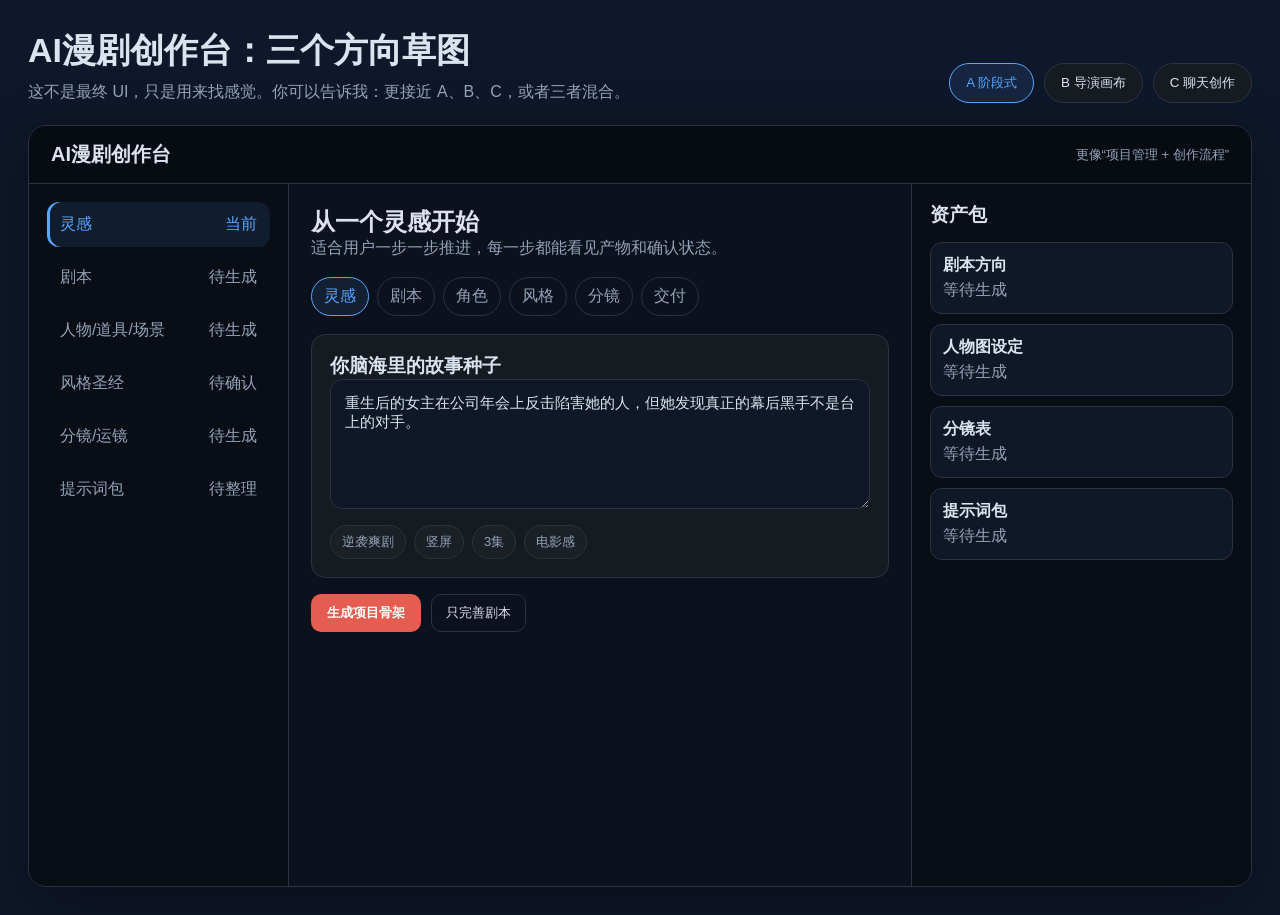
<file: mockups/comic-studio-directions.html>
<!doctype html>
<html lang="zh-CN">
<head>
  <meta charset="utf-8">
  <meta name="viewport" content="width=device-width, initial-scale=1">
  <title>AI漫剧创作台方向草图</title>
  <style>
    :root {
      --bg: #0f172a;
      --panel: #161b22;
      --panel2: #101827;
      --line: #2b3342;
      --text: #dbe3ee;
      --muted: #94a3b8;
      --blue: #58a6ff;
      --red: #e55c50;
      --green: #3fb950;
      --radius: 14px;
      font-family: "Microsoft YaHei", "PingFang SC", Arial, sans-serif;
    }
    * { box-sizing: border-box; }
    body {
      margin: 0;
      background: var(--bg);
      color: var(--text);
      padding: 28px;
    }
    h1, h2, h3, p { margin: 0; }
    .page { max-width: 1480px; margin: 0 auto; }
    .head {
      display: flex;
      align-items: flex-end;
      justify-content: space-between;
      margin-bottom: 22px;
      gap: 24px;
    }
    .head h1 { font-size: 34px; letter-spacing: 0; }
    .head p { color: var(--muted); margin-top: 8px; }
    .switcher { display: flex; gap: 10px; flex-wrap: wrap; }
    .switcher button {
      border: 1px solid var(--line);
      background: var(--panel);
      color: var(--text);
      padding: 10px 16px;
      border-radius: 999px;
      cursor: pointer;
    }
    .switcher button.active {
      border-color: var(--blue);
      color: var(--blue);
      background: rgba(88, 166, 255, .1);
    }
    .mock {
      display: none;
      border: 1px solid var(--line);
      border-radius: 18px;
      background: #0b111d;
      min-height: 760px;
      overflow: hidden;
      box-shadow: 0 20px 60px rgba(0,0,0,.35);
    }
    .mock.active { display: block; }
    .bar {
      height: 58px;
      border-bottom: 1px solid var(--line);
      display: flex;
      align-items: center;
      justify-content: space-between;
      padding: 0 22px;
      background: #070b12;
    }
    .brand { font-weight: 800; font-size: 20px; }
    .bar span { color: var(--muted); font-size: 13px; }
    .pill {
      display: inline-flex;
      align-items: center;
      justify-content: center;
      border: 1px solid var(--line);
      color: var(--muted);
      border-radius: 999px;
      padding: 7px 11px;
      font-size: 13px;
      background: rgba(255,255,255,.02);
    }
    .btn {
      border: 0;
      background: var(--red);
      color: white;
      padding: 10px 16px;
      border-radius: 10px;
      font-weight: 700;
    }
    .ghost {
      border: 1px solid var(--line);
      background: transparent;
      color: var(--text);
      padding: 9px 14px;
      border-radius: 10px;
    }
    .card {
      background: var(--panel);
      border: 1px solid var(--line);
      border-radius: var(--radius);
      padding: 18px;
    }
    .muted { color: var(--muted); }
    .grid-a {
      display: grid;
      grid-template-columns: 260px 1fr 340px;
      min-height: 702px;
    }
    .left, .right {
      border-right: 1px solid var(--line);
      padding: 18px;
      background: #080d16;
    }
    .right { border-right: 0; border-left: 1px solid var(--line); }
    .nav-item {
      display: flex;
      justify-content: space-between;
      align-items: center;
      padding: 12px 13px;
      border-radius: 12px;
      color: var(--muted);
      margin-bottom: 8px;
    }
    .nav-item.active {
      color: var(--blue);
      background: rgba(88,166,255,.1);
      box-shadow: inset 3px 0 0 var(--blue);
    }
    .main-a { padding: 22px; }
    .stage-row { display: flex; gap: 8px; margin: 18px 0; flex-wrap: wrap; }
    .stage-row span { padding: 8px 12px; border-radius: 999px; border: 1px solid var(--line); color: var(--muted); }
    .stage-row span.active { color: var(--blue); border-color: var(--blue); background: rgba(88,166,255,.1); }
    .idea-box textarea {
      width: 100%;
      min-height: 130px;
      background: var(--panel2);
      border: 1px solid var(--line);
      color: var(--text);
      border-radius: 12px;
      padding: 14px;
      font-size: 15px;
      resize: vertical;
    }
    .chips { display: flex; flex-wrap: wrap; gap: 8px; margin-top: 12px; }
    .asset-list { display: grid; gap: 10px; margin-top: 14px; }
    .asset { padding: 12px; border: 1px solid var(--line); border-radius: 12px; background: var(--panel2); }
    .asset strong { display: block; margin-bottom: 4px; }
    .grid-b {
      display: grid;
      grid-template-columns: 300px 1fr 330px;
      min-height: 702px;
    }
    .canvas {
      padding: 20px;
      background:
        linear-gradient(rgba(255,255,255,.03) 1px, transparent 1px),
        linear-gradient(90deg, rgba(255,255,255,.03) 1px, transparent 1px),
        #0c1320;
      background-size: 24px 24px;
      position: relative;
    }
    .board-title { display: flex; justify-content: space-between; margin-bottom: 16px; }
    .flow {
      display: grid;
      grid-template-columns: repeat(3, 1fr);
      gap: 16px;
    }
    .node {
      min-height: 150px;
      border: 1px solid var(--line);
      background: rgba(22,27,34,.94);
      border-radius: 16px;
      padding: 16px;
    }
    .node h3 { margin-bottom: 10px; }
    .thumb {
      height: 72px;
      border-radius: 12px;
      background: linear-gradient(135deg, #1d2b42, #3b1d2e);
      border: 1px solid rgba(255,255,255,.08);
      margin-top: 12px;
    }
    .grid-c {
      display: grid;
      grid-template-columns: 320px 1fr;
      min-height: 702px;
    }
    .chat {
      display: flex;
      flex-direction: column;
      padding: 24px;
      gap: 16px;
    }
    .bubble {
      max-width: 760px;
      border: 1px solid var(--line);
      border-radius: 16px;
      padding: 16px;
      background: var(--panel);
    }
    .bubble.user { align-self: flex-end; background: rgba(88,166,255,.1); border-color: rgba(88,166,255,.4); }
    .composer {
      margin-top: auto;
      border: 1px solid var(--line);
      background: var(--panel2);
      border-radius: 16px;
      padding: 14px;
      display: flex;
      gap: 12px;
    }
    .composer input {
      flex: 1;
      background: transparent;
      border: 0;
      color: var(--text);
      font-size: 15px;
      outline: 0;
    }
  </style>
</head>
<body>
  <div class="page">
    <div class="head">
      <div>
        <h1>AI漫剧创作台：三个方向草图</h1>
        <p>这不是最终 UI，只是用来找感觉。你可以告诉我：更接近 A、B、C，或者三者混合。</p>
      </div>
      <div class="switcher">
        <button class="active" onclick="showMock('a', this)">A 阶段式</button>
        <button onclick="showMock('b', this)">B 导演画布</button>
        <button onclick="showMock('c', this)">C 聊天创作</button>
      </div>
    </div>

    <section id="mock-a" class="mock active">
      <div class="bar">
        <div class="brand">AI漫剧创作台</div>
        <span>更像“项目管理 + 创作流程”</span>
      </div>
      <div class="grid-a">
        <aside class="left">
          <div class="nav-item active">灵感 <span>当前</span></div>
          <div class="nav-item">剧本 <span>待生成</span></div>
          <div class="nav-item">人物/道具/场景 <span>待生成</span></div>
          <div class="nav-item">风格圣经 <span>待确认</span></div>
          <div class="nav-item">分镜/运镜 <span>待生成</span></div>
          <div class="nav-item">提示词包 <span>待整理</span></div>
        </aside>
        <main class="main-a">
          <h2>从一个灵感开始</h2>
          <p class="muted">适合用户一步一步推进，每一步都能看见产物和确认状态。</p>
          <div class="stage-row">
            <span class="active">灵感</span><span>剧本</span><span>角色</span><span>风格</span><span>分镜</span><span>交付</span>
          </div>
          <div class="card idea-box">
            <h3>你脑海里的故事种子</h3>
            <textarea>重生后的女主在公司年会上反击陷害她的人，但她发现真正的幕后黑手不是台上的对手。</textarea>
            <div class="chips"><span class="pill">逆袭爽剧</span><span class="pill">竖屏</span><span class="pill">3集</span><span class="pill">电影感</span></div>
          </div>
          <div style="margin-top:16px; display:flex; gap:10px;">
            <button class="btn">生成项目骨架</button><button class="ghost">只完善剧本</button>
          </div>
        </main>
        <aside class="right">
          <h3>资产包</h3>
          <div class="asset-list">
            <div class="asset"><strong>剧本方向</strong><span class="muted">等待生成</span></div>
            <div class="asset"><strong>人物图设定</strong><span class="muted">等待生成</span></div>
            <div class="asset"><strong>分镜表</strong><span class="muted">等待生成</span></div>
            <div class="asset"><strong>提示词包</strong><span class="muted">等待生成</span></div>
          </div>
        </aside>
      </div>
    </section>

    <section id="mock-b" class="mock">
      <div class="bar">
        <div class="brand">导演桌</div>
        <span>更像“白板/画布”，适合创作者看全局关系</span>
      </div>
      <div class="grid-b">
        <aside class="left">
          <h3>项目素材</h3>
          <div class="asset-list">
            <div class="asset"><strong>主角</strong><span class="muted">脸型/服装已锁定</span></div>
            <div class="asset"><strong>对手</strong><span class="muted">等待首图</span></div>
            <div class="asset"><strong>公司年会厅</strong><span class="muted">场景草图</span></div>
            <div class="asset"><strong>证物手机</strong><span class="muted">关键道具</span></div>
          </div>
        </aside>
        <main class="canvas">
          <div class="board-title"><h2>第 1 集画布</h2><span class="pill">镜头关系 / 资产依赖 / 运镜</span></div>
          <div class="flow">
            <div class="node"><h3>镜头 01</h3><p class="muted">主角走入年会厅，镜头缓慢推进。</p><div class="thumb"></div></div>
            <div class="node"><h3>镜头 02</h3><p class="muted">对手举杯，台下闪过证物手机。</p><div class="thumb"></div></div>
            <div class="node"><h3>镜头 03</h3><p class="muted">主角特写，意识到真正幕后黑手。</p><div class="thumb"></div></div>
            <div class="node"><h3>人物图</h3><p class="muted">主角/对手形象锁定。</p><div class="thumb"></div></div>
            <div class="node"><h3>场景图</h3><p class="muted">年会厅灯光与布局。</p><div class="thumb"></div></div>
            <div class="node"><h3>运镜图</h3><p class="muted">推进、转焦、拉远。</p><div class="thumb"></div></div>
          </div>
        </main>
        <aside class="right">
          <h3>当前选中：镜头 03</h3>
          <p class="muted" style="margin:12px 0;">这里显示这个镜头需要哪些人物、道具、场景和提示词。</p>
          <div class="asset"><strong>人物</strong><span class="muted">主角</span></div>
          <div class="asset"><strong>场景</strong><span class="muted">公司年会厅</span></div>
          <div class="asset"><strong>运镜</strong><span class="muted">从手机转焦到主角眼神</span></div>
        </aside>
      </div>
    </section>

    <section id="mock-c" class="mock">
      <div class="bar">
        <div class="brand">创作助手</div>
        <span>更像“对话 + 自动整理资产”，入口最轻</span>
      </div>
      <div class="grid-c">
        <aside class="left">
          <h3>自动整理的资产</h3>
          <div class="asset-list">
            <div class="asset"><strong>故事圣经</strong><span class="muted">已整理</span></div>
            <div class="asset"><strong>人物图提示词</strong><span class="muted">3个角色</span></div>
            <div class="asset"><strong>分镜</strong><span class="muted">第1集 8 镜</span></div>
            <div class="asset"><strong>待确认</strong><span class="muted">主角形象</span></div>
          </div>
        </aside>
        <main class="chat">
          <div class="bubble user">我想做一个重生复仇短剧，女主在年会上反击陷害她的人。</div>
          <div class="bubble">我先帮你生成一个 3 集竖屏漫剧骨架。第 1 集重点是“误以为反派在台上，实际黑手在台下”。要不要走悬疑爽剧风？</div>
          <div class="bubble user">可以，但女主不要太疯，要冷静。</div>
          <div class="bubble">已更新女主人设：冷静克制、通过证据反击。下一步我会生成主角/对手/关键道具的参考图提示词。</div>
          <div class="composer"><input value="把第 1 集分镜多加几个特写和推进镜头"><button class="btn">继续创作</button></div>
        </main>
      </div>
    </section>
  </div>
  <script>
    function showMock(id, button) {
      document.querySelectorAll('.mock').forEach(el => el.classList.remove('active'));
      document.querySelector('#mock-' + id).classList.add('active');
      document.querySelectorAll('.switcher button').forEach(el => el.classList.remove('active'));
      button.classList.add('active');
    }
  </script>
</body>
</html>
</file>
